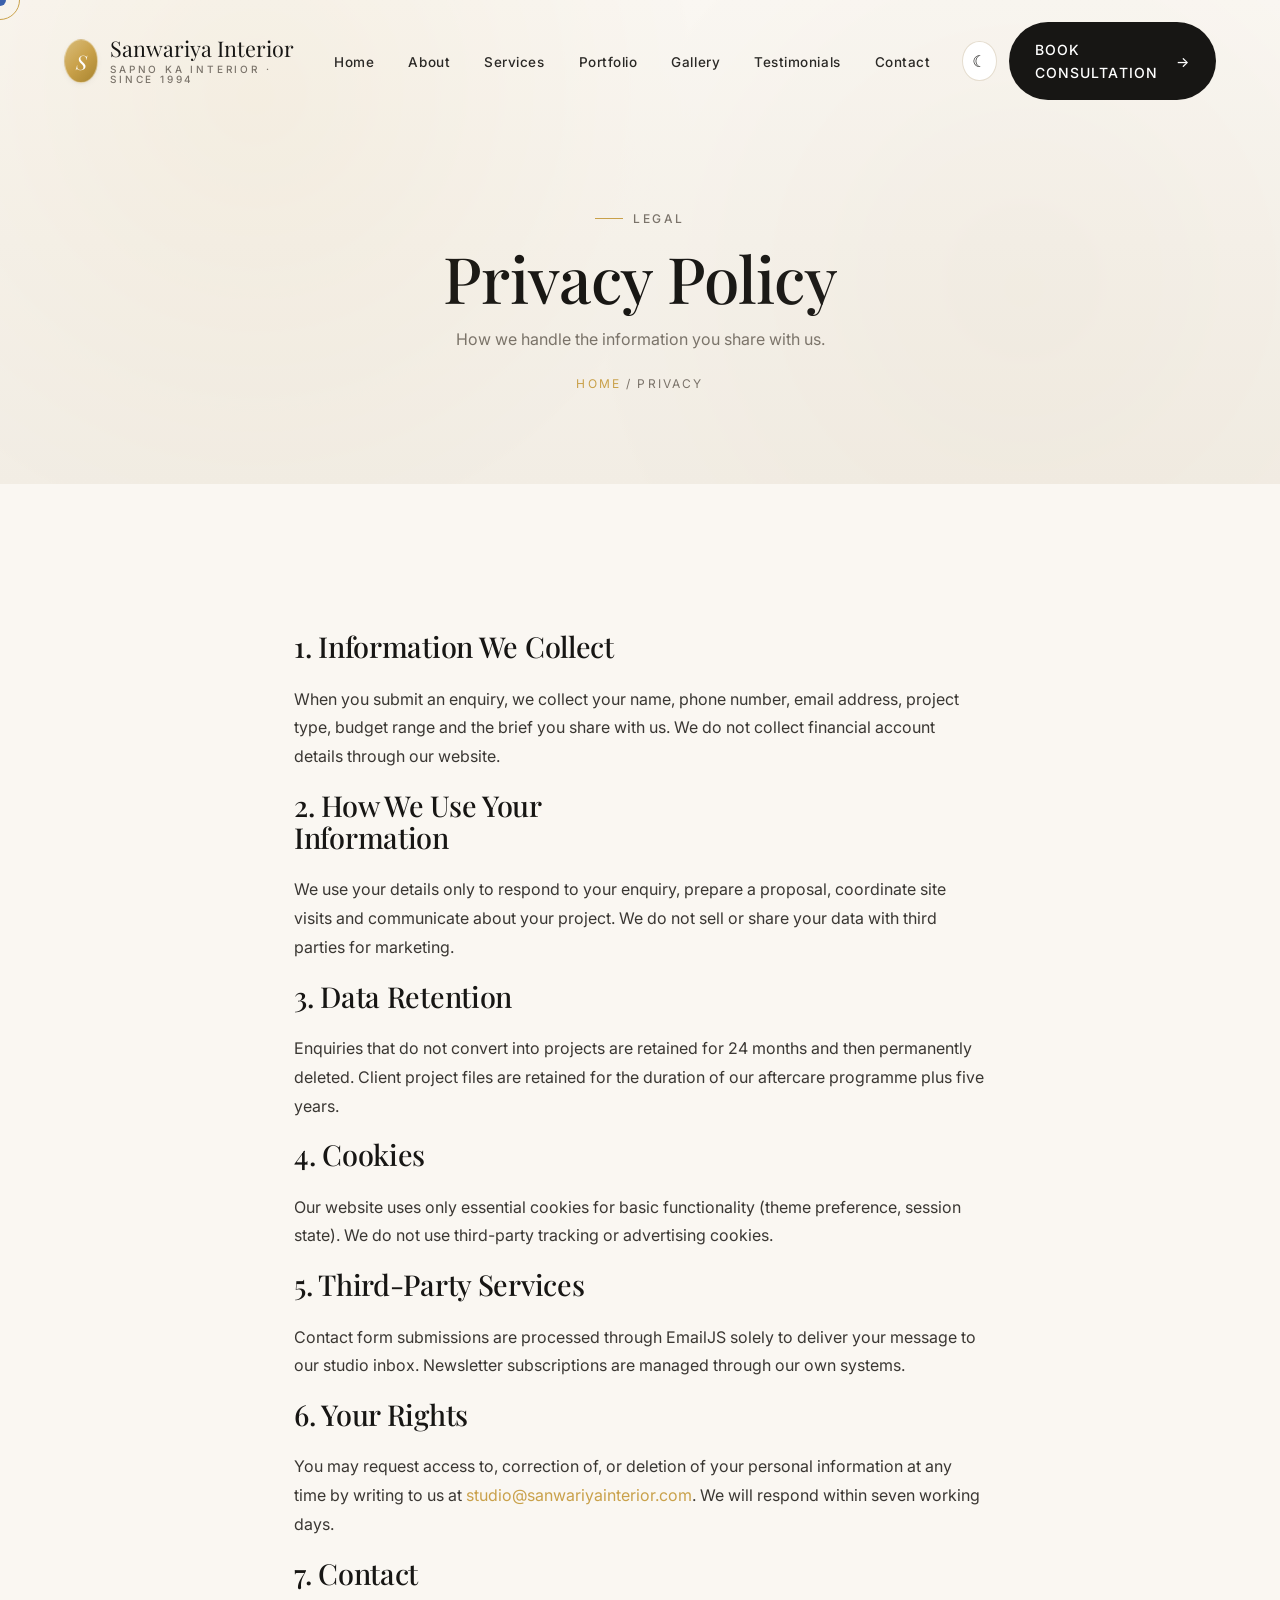
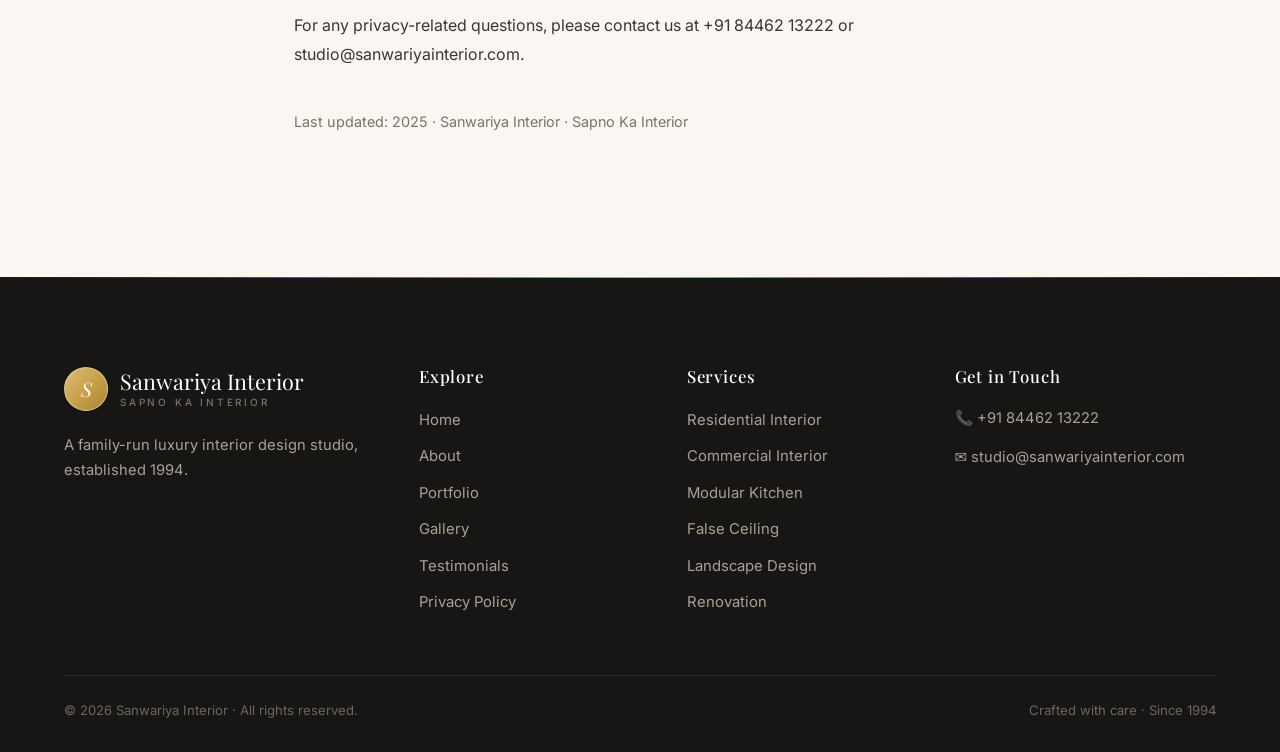
<file: privacy.html>
<!DOCTYPE html>
<html lang="en">
<head>
<meta charset="UTF-8" />
<meta name="viewport" content="width=device-width, initial-scale=1.0" />
<title>Privacy Policy · Sanwariya Interior</title>
<meta name="description" content="How Sanwariya Interior collects, uses and protects the personal information of prospective and existing clients." />
<link rel="canonical" href="./privacy.html" />
<meta name="robots" content="index,follow" />
<link rel="icon" href="./favicon.ico" />
<link rel="preconnect" href="https://fonts.googleapis.com" />
<link rel="preconnect" href="https://fonts.gstatic.com" crossorigin />
<link href="https://fonts.googleapis.com/css2?family=Playfair+Display:ital,wght@0,400;0,500;0,600;1,400;1,500&family=Inter:wght@300;400;500;600&family=Poppins:wght@400;500;600&display=swap" rel="stylesheet" />
<link rel="stylesheet" href="./assets/css/style.css" />
<link rel="stylesheet" href="./assets/css/animations.css" />
<link rel="stylesheet" href="./assets/css/responsive.css" />
</head>
<body>
<div class="scroll-progress"></div>

<header class="site-header">
  <div class="container nav">
    <a href="./index.html" class="brand"><span class="brand__mark">S</span><span class="brand__name">Sanwariya Interior<small>Sapno Ka Interior · Since 1994</small></span></a>
    <nav><ul class="nav__links">
      <li><a href="./index.html">Home</a></li><li><a href="./about.html">About</a></li>
      <li><a href="./services.html">Services</a></li><li><a href="./portfolio.html">Portfolio</a></li>
      <li><a href="./gallery.html">Gallery</a></li><li><a href="./testimonials.html">Testimonials</a></li>
      <li><a href="./contact.html">Contact</a></li>
    </ul></nav>
    <div class="nav__cta"><button class="theme-toggle">☾</button><a href="/contact.html" class="btn btn--primary">Book Consultation <span class="arr">→</span></a><button class="nav__toggle"><span></span><span></span><span></span></button></div>
  </div>
</header>

<main>

<section class="page-head">
  <div class="container">
    <span class="eyebrow">Legal</span>
    <h1>Privacy Policy</h1>
    <p>How we handle the information you share with us.</p>
    <div class="crumbs"><a href="./index.html">Home</a> / Privacy</div>
  </div>
</section>

<section class="section">
  <div class="container" style="max-width:780px;">
    <div class="reveal" style="color:var(--c-text);line-height:1.8;">
      <h2 class="headline" style="font-size:1.8rem;">1. Information We Collect</h2>
      <p>When you submit an enquiry, we collect your name, phone number, email address, project type, budget range and the brief you share with us. We do not collect financial account details through our website.</p>

      <h2 class="headline" style="font-size:1.8rem;">2. How We Use Your Information</h2>
      <p>We use your details only to respond to your enquiry, prepare a proposal, coordinate site visits and communicate about your project. We do not sell or share your data with third parties for marketing.</p>

      <h2 class="headline" style="font-size:1.8rem;">3. Data Retention</h2>
      <p>Enquiries that do not convert into projects are retained for 24 months and then permanently deleted. Client project files are retained for the duration of our aftercare programme plus five years.</p>

      <h2 class="headline" style="font-size:1.8rem;">4. Cookies</h2>
      <p>Our website uses only essential cookies for basic functionality (theme preference, session state). We do not use third-party tracking or advertising cookies.</p>

      <h2 class="headline" style="font-size:1.8rem;">5. Third-Party Services</h2>
      <p>Contact form submissions are processed through EmailJS solely to deliver your message to our studio inbox. Newsletter subscriptions are managed through our own systems.</p>

      <h2 class="headline" style="font-size:1.8rem;">6. Your Rights</h2>
      <p>You may request access to, correction of, or deletion of your personal information at any time by writing to us at <a href="mailto:studio@sanwariyainterior.com" style="color:var(--c-gold)">studio@sanwariyainterior.com</a>. We will respond within seven working days.</p>

      <h2 class="headline" style="font-size:1.8rem;">7. Contact</h2>
      <p>For any privacy-related questions, please contact us at +91 84462 13222 or studio@sanwariyainterior.com.</p>

      <p style="margin-top:40px;color:var(--c-muted);font-size:.9rem;">Last updated: 2025 · Sanwariya Interior · Sapno Ka Interior</p>
    </div>
  </div>
</section>

</main>

<footer class="footer">
  <div class="container">
    <div class="footer__grid">
      <div><div class="brand"><span class="brand__mark">S</span><span class="brand__name">Sanwariya Interior<small>Sapno Ka Interior</small></span></div><p style="margin-top:22px;max-width:38ch;">A family-run luxury interior design studio, established 1994.</p></div>
      <div><h4>Explore</h4><ul><li><a href="./index.html">Home</a></li><li><a href="./about.html">About</a></li><li><a href="./portfolio.html">Portfolio</a></li><li><a href="./gallery.html">Gallery</a></li><li><a href="./testimonials.html">Testimonials</a></li><li><a href="./privacy.html">Privacy Policy</a></li></ul></div>
      <div><h4>Services</h4><ul><li><a href="./services.html">Residential Interior</a></li><li><a href="./services.html">Commercial Interior</a></li><li><a href="./services.html">Modular Kitchen</a></li><li><a href="./services.html">False Ceiling</a></li><li><a href="./services.html">Landscape Design</a></li><li><a href="./services.html">Renovation</a></li></ul></div>
      <div><h4>Get in Touch</h4><p>📞 <a href="tel:+918446213222">+91 84462 13222</a></p><p>✉ studio@sanwariyainterior.com</p></div>
    </div>
    <div class="footer__bottom"><span>© <span data-year></span> Sanwariya Interior · All rights reserved.</span><span>Crafted with care · Since 1994</span></div>
  </div>
</footer>

<script src="./assets/js/main.js" defer></script>
</body>
</html>
</file>
<file: assets/css/style.css>
/* =========================================================
   Sanwariya Interior — Core Stylesheet
   Luxury interior design brand · Since 1994
   ========================================================= */

/* ---------- 1. Design Tokens ---------- */
:root {
  --c-bg: #faf7f2;
  --c-bg-alt: #f2ede4;
  --c-card: #ffffff;
  --c-beige: #e9dfce;
  --c-beige-deep: #c9b590;
  --c-ink: #171614;
  --c-ink-soft: #2b2926;
  --c-text: #3a3733;
  --c-muted: #7a736a;
  --c-line: #e5ddcf;
  --c-gold: #c9a14a;
  --c-gold-soft: #d9bd7a;

  --grad-gold: linear-gradient(135deg, #d9bd7a 0%, #c9a14a 50%, #a8842f 100%);
  --grad-hero: linear-gradient(180deg, rgba(23,22,20,0.15) 0%, rgba(23,22,20,0.55) 60%, rgba(23,22,20,0.85) 100%);
  --grad-panel: linear-gradient(180deg, #ffffff 0%, #faf7f2 100%);

  --shadow-sm: 0 1px 2px rgba(23,22,20,.05), 0 2px 6px rgba(23,22,20,.04);
  --shadow-md: 0 10px 30px -12px rgba(23,22,20,.18);
  --shadow-lg: 0 30px 80px -30px rgba(23,22,20,.35);

  --radius-sm: 4px;
  --radius-md: 10px;
  --radius-lg: 22px;

  --font-display: "Playfair Display", "Cormorant Garamond", Georgia, serif;
  --font-sans: "Inter", "Poppins", system-ui, -apple-system, Segoe UI, Roboto, sans-serif;
  --font-mono: ui-monospace, "SFMono-Regular", Menlo, monospace;

  --container: 1240px;
  --gutter: clamp(20px, 4vw, 44px);
  --section-y: clamp(72px, 10vw, 140px);

  --ease: cubic-bezier(.2,.7,.2,1);
  --ease-out: cubic-bezier(.16,1,.3,1);
}

/* Dark mode */
[data-theme="dark"] {
  --c-bg: #14120f;
  --c-bg-alt: #1c1917;
  --c-card: #1e1b17;
  --c-beige: #2a2622;
  --c-beige-deep: #55483a;
  --c-ink: #f5f1e9;
  --c-ink-soft: #ece5d6;
  --c-text: #d7cebe;
  --c-muted: #8f8677;
  --c-line: #2a2622;
  --grad-panel: linear-gradient(180deg, #1e1b17 0%, #14120f 100%);
}

/* ---------- 2. Reset ---------- */
*, *::before, *::after { box-sizing: border-box; }
html { -webkit-text-size-adjust: 100%; scroll-behavior: smooth; }
body {
  margin: 0;
  font-family: var(--font-sans);
  color: var(--c-text);
  background: var(--c-bg);
  font-size: 16px;
  line-height: 1.65;
  -webkit-font-smoothing: antialiased;
  text-rendering: optimizeLegibility;
  overflow-x: hidden;
}
img, video { max-width: 100%; height: auto; display: block; }
a { color: inherit; text-decoration: none; }
button { font: inherit; cursor: pointer; border: 0; background: none; color: inherit; }
input, textarea, select { font: inherit; color: inherit; }
h1,h2,h3,h4,h5 { font-family: var(--font-display); color: var(--c-ink); font-weight: 500; line-height: 1.12; letter-spacing: -0.01em; margin: 0 0 .5em; }
p { margin: 0 0 1em; }
::selection { background: var(--c-gold); color: #fff; }

/* Focus */
:focus-visible {
  outline: 2px solid var(--c-gold);
  outline-offset: 3px;
  border-radius: 3px;
}

/* ---------- 3. Utilities ---------- */
.container { max-width: var(--container); margin: 0 auto; padding: 0 var(--gutter); }
.section { padding: var(--section-y) 0; position: relative; }
.section--tight { padding: clamp(48px, 6vw, 90px) 0; }
.section--dark { background: var(--c-ink); color: #d7cebe; }
.section--dark h1,.section--dark h2,.section--dark h3 { color: #fff; }
.section--beige { background: var(--c-bg-alt); }

.eyebrow {
  display: inline-flex; align-items: center; gap: 10px;
  font-family: var(--font-sans); font-size: 12px; letter-spacing: .22em;
  text-transform: uppercase; color: var(--c-muted); font-weight: 500;
}
.eyebrow::before {
  content: ""; width: 28px; height: 1px; background: var(--c-gold);
}
.section--dark .eyebrow { color: var(--c-gold-soft); }

.headline {
  font-family: var(--font-display);
  font-size: clamp(2rem, 4.6vw, 4rem);
  color: var(--c-ink);
  margin: 18px 0 22px;
  max-width: 22ch;
}
.headline--center { margin-left: auto; margin-right: auto; text-align: center; }
.headline em { font-style: italic; color: var(--c-gold); font-family: var(--font-display); font-weight: 400; }
.lede {
  font-size: clamp(1rem, 1.15vw, 1.15rem);
  color: var(--c-muted);
  max-width: 60ch;
}
.lede--center { margin: 0 auto; text-align: center; }

/* Buttons */
.btn {
  display: inline-flex; align-items: center; gap: 12px;
  padding: 16px 26px; border-radius: 999px;
  font-family: var(--font-sans); font-weight: 500; font-size: 14px;
  letter-spacing: .08em; text-transform: uppercase;
  transition: transform .5s var(--ease), box-shadow .5s var(--ease), background .3s var(--ease), color .3s var(--ease);
  position: relative; overflow: hidden; isolation: isolate;
}
.btn .arr { transition: transform .5s var(--ease); }
.btn:hover .arr { transform: translateX(4px); }
.btn--primary { background: var(--c-ink); color: #fff; }
.btn--primary:hover { background: var(--c-gold); color: #fff; box-shadow: var(--shadow-md); }
.btn--ghost { background: transparent; color: var(--c-ink); border: 1px solid var(--c-ink); }
.btn--ghost:hover { background: var(--c-ink); color: #fff; }
.btn--gold { background: var(--grad-gold); color: #fff; }
.btn--light { background: #fff; color: var(--c-ink); }
.btn--light:hover { background: var(--c-gold); color: #fff; }

/* Ripple */
.btn::after{
  content: ""; position: absolute; inset: auto; width: 0; height: 0;
  border-radius: 50%; background: rgba(255,255,255,.25);
  transform: translate(-50%, -50%); z-index: -1; transition: width .6s var(--ease), height .6s var(--ease);
  top: var(--ry, 50%); left: var(--rx, 50%);
}
.btn.ripple::after{ width: 400px; height: 400px; }

/* ---------- 4. Scroll Progress ---------- */
.scroll-progress{
  position: fixed; top: 0; left: 0; height: 3px; width: 0;
  background: var(--grad-gold); z-index: 100; transition: width .1s linear;
}

/* ---------- 5. Preloader ---------- */
.preloader{
  position: fixed; inset: 0; background: var(--c-bg); z-index: 9999;
  display: grid; place-items: center; transition: opacity .8s var(--ease), visibility .8s var(--ease);
}
.preloader.done{ opacity: 0; visibility: hidden; }
.preloader__mark{
  font-family: var(--font-display); font-size: clamp(2rem, 5vw, 3.4rem);
  color: var(--c-ink); position: relative; overflow: hidden;
}
.preloader__mark span{ display: inline-block; animation: preRise .9s var(--ease-out) both; }
.preloader__mark span:nth-child(2){ animation-delay: .08s; color: var(--c-gold); font-style: italic; }
@keyframes preRise{ from{ transform: translateY(110%); opacity: 0;} to { transform: translateY(0); opacity: 1;} }
.preloader__bar{ margin-top: 22px; width: 220px; height: 1px; background: var(--c-line); position: relative; overflow: hidden; }
.preloader__bar::after{ content: ""; position: absolute; inset: 0; background: var(--c-gold); transform: translateX(-100%); animation: preBar 1.4s var(--ease) forwards; }
@keyframes preBar{ to { transform: translateX(0);} }

/* ---------- 6. Header / Nav ---------- */
.site-header{
  position: fixed; top: 0; left: 0; right: 0; z-index: 90;
  padding: 22px 0; transition: all .4s var(--ease);
  background: transparent;
}
.site-header.scrolled{
  background: rgba(250,247,242,.85);
  backdrop-filter: saturate(180%) blur(14px);
  -webkit-backdrop-filter: saturate(180%) blur(14px);
  padding: 14px 0;
  border-bottom: 1px solid var(--c-line);
}
[data-theme="dark"] .site-header.scrolled{ background: rgba(20,18,15,.85); }
.nav{ display: flex; align-items: center; justify-content: space-between; gap: 32px; }
.brand{ display: flex; align-items: center; gap: 12px; font-family: var(--font-display); font-size: 1.35rem; color: var(--c-ink); }
.brand__mark{
  width: 44px; height: 44px; border-radius: 50%;
  background: var(--grad-gold); color: #fff;
  display: grid; place-items: center; font-family: var(--font-display);
  font-size: 20px; font-style: italic; box-shadow: var(--shadow-sm);
  border: 1px solid rgba(255,255,255,.4);
}
.brand__name{ display: flex; flex-direction: column; line-height: 1; }
.brand__name small{ font-family: var(--font-sans); font-size: 10px; letter-spacing: .28em; text-transform: uppercase; color: var(--c-muted); margin-top: 4px; font-weight: 500; }

.nav__links{ display: flex; align-items: center; gap: 34px; list-style: none; margin: 0; padding: 0; }
.nav__links a{
  font-size: 13.5px; letter-spacing: .04em; color: var(--c-ink-soft); font-weight: 500;
  position: relative; padding: 8px 0;
}
.nav__links a::after{
  content: ""; position: absolute; left: 0; right: 0; bottom: 2px; height: 1px;
  background: var(--c-gold); transform: scaleX(0); transform-origin: right;
  transition: transform .5s var(--ease);
}
.nav__links a:hover::after,
.nav__links a.active::after { transform: scaleX(1); transform-origin: left; }

.nav__cta{ display: flex; align-items: center; gap: 12px; }
.theme-toggle{
  width: 40px; height: 40px; border-radius: 50%; border: 1px solid var(--c-line);
  display: grid; place-items: center; color: var(--c-ink); transition: all .3s var(--ease);
  background: var(--c-card);
}
.theme-toggle:hover{ border-color: var(--c-gold); color: var(--c-gold); }

.nav__toggle{
  display: none; width: 44px; height: 44px; border-radius: 50%;
  border: 1px solid var(--c-line); background: var(--c-card);
}
.nav__toggle span{ display: block; width: 18px; height: 1.5px; background: var(--c-ink); margin: 4px auto; transition: transform .35s var(--ease), opacity .35s var(--ease); }
.nav__toggle.open span:nth-child(1){ transform: translateY(5.5px) rotate(45deg); }
.nav__toggle.open span:nth-child(2){ opacity: 0; }
.nav__toggle.open span:nth-child(3){ transform: translateY(-5.5px) rotate(-45deg); }

/* ---------- 7. Hero ---------- */
.hero{
  position: relative; min-height: 100vh; min-height: 100dvh;
  display: grid; align-items: end;
  color: #fff; padding: 140px 0 60px;
  overflow: hidden; isolation: isolate;
}
.hero__bg{
  position: absolute; inset: 0; z-index: -2;
  background-size: cover; background-position: center;
  transform: scale(1.08); animation: heroZoom 12s var(--ease-out) forwards;
}
@keyframes heroZoom{ to { transform: scale(1);} }
.hero::before{
  content: ""; position: absolute; inset: 0; z-index: -1; background: var(--grad-hero);
}
.hero__inner{ display: grid; gap: 40px; }
.hero__eyebrow{ color: var(--c-gold-soft); }
.hero__title{
  font-family: var(--font-display);
  font-size: clamp(2.6rem, 7vw, 6.5rem);
  color: #fff; font-weight: 400;
  max-width: 16ch;
  line-height: 1.02;
  letter-spacing: -0.02em;
}
.hero__title em{ font-style: italic; color: var(--c-gold-soft); }
.hero__sub{ font-size: clamp(1rem, 1.2vw, 1.15rem); color: rgba(255,255,255,.82); max-width: 46ch; }
.hero__cta{ display: flex; gap: 14px; flex-wrap: wrap; margin-top: 12px; }
.hero__cta .btn--ghost { color: #fff; border-color: rgba(255,255,255,.5); }
.hero__cta .btn--ghost:hover { background: #fff; color: var(--c-ink); }

.hero__meta{
  display: grid; grid-template-columns: repeat(4, 1fr); gap: 24px;
  border-top: 1px solid rgba(255,255,255,.2); padding-top: 32px; margin-top: 40px;
}
.hero__meta .stat__num{ color: #fff; }
.hero__meta .stat__label{ color: rgba(255,255,255,.7); }

.scroll-cue{
  position: absolute; left: 50%; bottom: 22px; transform: translateX(-50%);
  color: rgba(255,255,255,.7); font-size: 11px; letter-spacing: .3em; text-transform: uppercase;
  display: flex; flex-direction: column; align-items: center; gap: 8px;
}
.scroll-cue__line{ width: 1px; height: 40px; background: rgba(255,255,255,.5); position: relative; overflow: hidden; }
.scroll-cue__line::after{ content: ""; position: absolute; inset: 0; background: var(--c-gold); transform: translateY(-100%); animation: scrollLine 2s var(--ease) infinite; }
@keyframes scrollLine{ 50%{ transform: translateY(0);} 100% { transform: translateY(100%);} }

/* ---------- 8. Stats ---------- */
.stats{ display: grid; grid-template-columns: repeat(4, 1fr); gap: 20px; }
.stat{ text-align: left; }
.stat__num{ font-family: var(--font-display); font-size: clamp(2rem, 4vw, 3.4rem); color: var(--c-ink); line-height: 1; }
.stat__num sup{ color: var(--c-gold); font-size: .55em; margin-left: 2px; }
.stat__label{ font-size: 12px; letter-spacing: .18em; text-transform: uppercase; color: var(--c-muted); margin-top: 8px; }

/* ---------- 9. Feature Grids ---------- */
.grid{ display: grid; gap: 24px; }
.grid--2{ grid-template-columns: repeat(2, 1fr); }
.grid--3{ grid-template-columns: repeat(3, 1fr); }
.grid--4{ grid-template-columns: repeat(4, 1fr); }

.card{
  background: var(--c-card); border: 1px solid var(--c-line);
  border-radius: var(--radius-md); padding: 34px 28px;
  transition: transform .5s var(--ease), box-shadow .5s var(--ease), border-color .3s var(--ease);
  position: relative; overflow: hidden;
}
.card:hover{ transform: translateY(-4px); box-shadow: var(--shadow-md); border-color: var(--c-beige-deep); }
.card__icon{
  width: 54px; height: 54px; border-radius: 12px;
  background: var(--c-bg-alt); color: var(--c-gold);
  display: grid; place-items: center; margin-bottom: 22px;
  transition: background .4s var(--ease), color .4s var(--ease);
}
.card:hover .card__icon{ background: var(--grad-gold); color: #fff; }
.card h3{ font-size: 1.35rem; margin-bottom: 10px; }
.card p{ color: var(--c-muted); font-size: .95rem; margin: 0; }

/* Service card with image */
.service-card{
  position: relative; border-radius: var(--radius-md); overflow: hidden;
  aspect-ratio: 4/5; color: #fff; isolation: isolate;
  transition: transform .6s var(--ease);
}
.service-card:hover{ transform: translateY(-6px); }
.service-card img{ position: absolute; inset: 0; width: 100%; height: 100%; object-fit: cover; z-index: -2; transition: transform 1s var(--ease); }
.service-card:hover img{ transform: scale(1.08); }
.service-card::before{ content: ""; position: absolute; inset: 0; z-index: -1; background: linear-gradient(180deg, transparent 30%, rgba(0,0,0,.75) 100%); }
.service-card__body{ position: absolute; left: 0; right: 0; bottom: 0; padding: 26px; }
.service-card__body h3{ color: #fff; font-size: 1.4rem; margin: 0 0 6px; }
.service-card__body p{ color: rgba(255,255,255,.75); font-size: .9rem; margin: 0; }
.service-card__body .arr{ display: inline-block; margin-top: 12px; color: var(--c-gold-soft); font-size: 13px; letter-spacing: .2em; text-transform: uppercase; }

/* ---------- 10. Split section ---------- */
.split{ display: grid; grid-template-columns: 1.05fr 1fr; gap: clamp(30px, 6vw, 90px); align-items: center; }
.split--reverse{ grid-template-columns: 1fr 1.05fr; }
.split--reverse .split__media{ order: 2; }
.split__media{ position: relative; }
.split__media img{ width: 100%; border-radius: var(--radius-md); box-shadow: var(--shadow-lg); }
.split__media::after{
  content: ""; position: absolute; inset: -14px; border: 1px solid var(--c-gold); border-radius: var(--radius-md);
  transform: translate(18px, 18px); z-index: -1; opacity: .6;
}

/* ---------- 11. Portfolio ---------- */
.filters{ display: flex; flex-wrap: wrap; gap: 8px; justify-content: center; margin: 20px 0 40px; }
.filter{
  padding: 10px 18px; border-radius: 999px; border: 1px solid var(--c-line);
  font-size: 12.5px; letter-spacing: .12em; text-transform: uppercase; color: var(--c-muted);
  transition: all .3s var(--ease); background: var(--c-card);
}
.filter:hover{ color: var(--c-ink); border-color: var(--c-ink); }
.filter.active{ background: var(--c-ink); color: #fff; border-color: var(--c-ink); }

.masonry{ column-count: 3; column-gap: 22px; }
.masonry__item{
  display: block; break-inside: avoid; margin-bottom: 22px;
  border-radius: var(--radius-md); overflow: hidden;
  position: relative; cursor: pointer;
  background: var(--c-card);
}
.masonry__item img{ width: 100%; transition: transform 1s var(--ease), filter .5s var(--ease); }
.masonry__item:hover img{ transform: scale(1.06); filter: brightness(.75); }
.masonry__item::after{
  content: attr(data-title) " · " attr(data-cat);
  position: absolute; left: 20px; right: 20px; bottom: 18px; color: #fff;
  font-family: var(--font-display); font-size: 1.1rem;
  opacity: 0; transform: translateY(10px); transition: all .5s var(--ease);
  pointer-events: none; text-transform: capitalize;
}
.masonry__item:hover::after{ opacity: 1; transform: translateY(0); }

/* Lightbox */
.lightbox{ position: fixed; inset: 0; background: rgba(10,9,8,.94); z-index: 1000; display: none; align-items: center; justify-content: center; padding: 40px; }
.lightbox.open{ display: flex; animation: fadeIn .3s var(--ease); }
.lightbox img{ max-height: 88vh; max-width: 92vw; border-radius: 6px; box-shadow: var(--shadow-lg); }
.lightbox__close{ position: absolute; top: 24px; right: 30px; color: #fff; font-size: 30px; }
.lightbox__nav{ position: absolute; top: 50%; transform: translateY(-50%); color: #fff; font-size: 40px; padding: 20px; }
.lightbox__nav.prev{ left: 20px; }
.lightbox__nav.next{ right: 20px; }
@keyframes fadeIn{ from{opacity:0} to{opacity:1} }

/* ---------- 12. Testimonials ---------- */
.testimonial{
  background: var(--c-card); border: 1px solid var(--c-line);
  border-radius: var(--radius-md); padding: 40px 34px;
  position: relative; overflow: hidden;
}
.testimonial::before{
  content: "“"; font-family: var(--font-display); font-size: 8rem; line-height: .8; color: var(--c-beige);
  position: absolute; top: -10px; right: 20px;
}
.testimonial__stars{ color: var(--c-gold); letter-spacing: 2px; margin-bottom: 14px; }
.testimonial__quote{ font-family: var(--font-display); font-size: 1.25rem; color: var(--c-ink); line-height: 1.5; }
.testimonial__author{ display: flex; align-items: center; gap: 14px; margin-top: 22px; padding-top: 22px; border-top: 1px solid var(--c-line); }
.testimonial__avatar{ width: 52px; height: 52px; border-radius: 50%; object-fit: cover; }
.testimonial__meta strong{ display: block; font-family: var(--font-display); color: var(--c-ink); font-size: 1.05rem; font-weight: 500; }
.testimonial__meta span{ font-size: 12px; color: var(--c-muted); letter-spacing: .1em; text-transform: uppercase; }

.slider{ position: relative; overflow: hidden; }
.slider__track{ display: flex; transition: transform .8s var(--ease); }
.slider__slide{ min-width: 100%; padding: 4px; }
.slider__nav{ display: flex; justify-content: center; gap: 8px; margin-top: 28px; }
.slider__dot{ width: 10px; height: 10px; border-radius: 50%; background: var(--c-line); transition: all .3s var(--ease); }
.slider__dot.active{ background: var(--c-gold); width: 30px; border-radius: 5px; }

/* ---------- 13. Process Timeline ---------- */
.timeline{ position: relative; max-width: 780px; margin: 0 auto; padding: 20px 0; }
.timeline::before{
  content: ""; position: absolute; left: 32px; top: 0; bottom: 0; width: 1px;
  background: linear-gradient(to bottom, transparent, var(--c-gold), transparent);
}
.timeline__item{ display: grid; grid-template-columns: 80px 1fr; gap: 24px; margin-bottom: 44px; position: relative; }
.timeline__dot{
  width: 64px; height: 64px; border-radius: 50%; background: var(--c-card);
  border: 1px solid var(--c-line); display: grid; place-items: center;
  font-family: var(--font-display); color: var(--c-gold); font-size: 1.4rem;
  position: relative; z-index: 1; box-shadow: var(--shadow-sm);
}
.timeline__item h4{ font-family: var(--font-display); font-size: 1.3rem; margin-bottom: 6px; }
.timeline__item p{ color: var(--c-muted); margin: 0; }

/* ---------- 14. FAQ ---------- */
.faq{ max-width: 820px; margin: 0 auto; }
.faq__item{ border-bottom: 1px solid var(--c-line); }
.faq__q{
  width: 100%; text-align: left; padding: 26px 40px 26px 0;
  font-family: var(--font-display); font-size: 1.2rem; color: var(--c-ink);
  position: relative; display: block;
}
.faq__q::after{
  content: "+"; position: absolute; right: 6px; top: 50%; transform: translateY(-50%);
  color: var(--c-gold); font-size: 26px; transition: transform .4s var(--ease);
}
.faq__item.open .faq__q::after{ content: "−"; }
.faq__a{ max-height: 0; overflow: hidden; transition: max-height .5s var(--ease); color: var(--c-muted); }
.faq__a p{ padding: 0 0 24px; margin: 0; }

/* ---------- 15. Form ---------- */
.form{ display: grid; gap: 18px; }
.form__row{ display: grid; grid-template-columns: 1fr 1fr; gap: 18px; }
.form__field{ position: relative; }
.form__field label{
  display: block; font-size: 11px; letter-spacing: .2em; text-transform: uppercase;
  color: var(--c-muted); margin-bottom: 8px; font-weight: 500;
}
.form__field input, .form__field select, .form__field textarea{
  width: 100%; background: transparent; border: 0; border-bottom: 1px solid var(--c-line);
  padding: 12px 0; font-size: 1rem; color: var(--c-ink); border-radius: 0;
  transition: border-color .3s var(--ease);
}
.form__field input:focus, .form__field select:focus, .form__field textarea:focus{
  outline: none; border-bottom-color: var(--c-gold);
}
.form__field textarea{ resize: vertical; min-height: 120px; }
.form__check{ display: flex; gap: 10px; align-items: flex-start; font-size: .9rem; color: var(--c-muted); }
.form__check input{ margin-top: 4px; accent-color: var(--c-gold); }
.form__msg{ min-height: 24px; font-size: .9rem; }
.form__msg.success{ color: #2f7a4a; }
.form__msg.error{ color: #b3341c; }

/* Toast */
.toast{
  position: fixed; bottom: 30px; left: 50%; transform: translate(-50%, 20px);
  background: var(--c-ink); color: #fff; padding: 16px 24px; border-radius: 999px;
  box-shadow: var(--shadow-lg); z-index: 200; opacity: 0; transition: all .4s var(--ease);
  font-size: .95rem;
}
.toast.show{ opacity: 1; transform: translate(-50%, 0); }
.toast.success{ background: linear-gradient(135deg, #2b6a44, #3d8f5c); }
.toast.error{ background: linear-gradient(135deg, #7a2416, #a83824); }

/* ---------- 16. Contact Info Cards ---------- */
.contact-grid{ display: grid; grid-template-columns: 1fr 1fr; gap: 40px; }
.contact-info{ display: grid; gap: 22px; margin-top: 30px; }
.contact-info__item{
  display: grid; grid-template-columns: 50px 1fr; gap: 16px; align-items: start;
  padding: 20px 0; border-bottom: 1px solid var(--c-line);
}
.contact-info__ic{
  width: 44px; height: 44px; border-radius: 50%; background: var(--c-bg-alt);
  color: var(--c-gold); display: grid; place-items: center;
}
.contact-info__item strong{ font-family: var(--font-display); font-size: 1.05rem; color: var(--c-ink); display: block; margin-bottom: 3px; font-weight: 500; }
.contact-info__item span, .contact-info__item a{ color: var(--c-muted); font-size: .95rem; }

.map-embed{
  width: 100%; height: 320px; border-radius: var(--radius-md); overflow: hidden;
  background: var(--c-bg-alt); display: grid; place-items: center; color: var(--c-muted);
  border: 1px solid var(--c-line); margin-top: 30px;
  background-image: linear-gradient(135deg, #e9dfce, #faf7f2);
}

/* ---------- 17. Floating Actions ---------- */
.floaters{ position: fixed; right: 22px; bottom: 22px; z-index: 80; display: grid; gap: 12px; }
.float-btn{
  width: 54px; height: 54px; border-radius: 50%; display: grid; place-items: center;
  background: var(--c-ink); color: #fff; box-shadow: var(--shadow-md);
  transition: transform .3s var(--ease), background .3s var(--ease);
}
.float-btn:hover{ transform: translateY(-3px) scale(1.05); }
.float-btn.wa{ background: #25d366; }
.float-btn.top{ opacity: 0; pointer-events: none; }
.float-btn.top.show{ opacity: 1; pointer-events: auto; }

/* ---------- 18. Cursor ---------- */
.cursor{
  position: fixed; top: 0; left: 0; width: 12px; height: 12px; border-radius: 50%;
  background: var(--c-gold); pointer-events: none; z-index: 9999; mix-blend-mode: exclusion;
  transform: translate(-50%, -50%); transition: width .3s var(--ease), height .3s var(--ease);
}
.cursor.ring{ width: 40px; height: 40px; background: transparent; border: 1px solid var(--c-gold); mix-blend-mode: normal; transition: transform .18s linear, width .3s var(--ease), height .3s var(--ease); }
.cursor.grow{ width: 60px; height: 60px; }
@media (hover: none), (pointer: coarse){ .cursor { display: none; } }

/* ---------- 19. Footer ---------- */
.footer{
  background: var(--c-ink); color: #a8a196; padding: 90px 0 30px;
  position: relative; overflow: hidden;
}
.footer::before{
  content: ""; position: absolute; top: 0; left: 0; right: 0; height: 1px;
  background: linear-gradient(90deg, transparent, var(--c-gold), transparent);
}
.footer h4{ color: #fff; font-family: var(--font-display); font-size: 1.05rem; margin-bottom: 20px; font-weight: 500; letter-spacing: .05em; }
.footer__grid{ display: grid; grid-template-columns: 1.4fr 1fr 1fr 1.2fr; gap: 50px; }
.footer .brand{ color: #fff; }
.footer .brand small{ color: #79736a; }
.footer p{ font-size: .92rem; line-height: 1.7; color: #a8a196; }
.footer ul{ list-style: none; padding: 0; margin: 0; display: grid; gap: 10px; }
.footer ul a{ color: #a8a196; font-size: .93rem; transition: color .3s var(--ease); }
.footer ul a:hover{ color: var(--c-gold); }
.footer__news{ display: flex; gap: 8px; margin-top: 12px; }
.footer__news input{ background: rgba(255,255,255,.06); border: 1px solid rgba(255,255,255,.12); padding: 12px 14px; border-radius: 999px; color: #fff; flex: 1; font-size: .9rem; }
.footer__news button{ background: var(--grad-gold); color: #fff; padding: 12px 20px; border-radius: 999px; font-size: 12px; letter-spacing: .15em; text-transform: uppercase; }
.footer__socials{ display: flex; gap: 10px; margin-top: 18px; }
.footer__socials a{ width: 40px; height: 40px; border-radius: 50%; border: 1px solid rgba(255,255,255,.15); display: grid; place-items: center; transition: all .3s var(--ease); }
.footer__socials a:hover{ background: var(--c-gold); border-color: var(--c-gold); color: #fff; }
.footer__bottom{ margin-top: 60px; padding-top: 24px; border-top: 1px solid rgba(255,255,255,.08); display: flex; justify-content: space-between; align-items: center; font-size: .82rem; color: #6d675f; flex-wrap: wrap; gap: 12px; }

/* ---------- 20. Page Header (inner pages) ---------- */
.page-head{
  padding: 200px 0 90px; text-align: center;
  background: linear-gradient(180deg, var(--c-bg) 0%, var(--c-bg-alt) 100%);
  position: relative; overflow: hidden;
}
.page-head::after{
  content: ""; position: absolute; inset: 0; opacity: .08; pointer-events: none;
  background-image: radial-gradient(circle at 20% 20%, var(--c-gold) 0, transparent 40%),
                    radial-gradient(circle at 80% 60%, var(--c-beige-deep) 0, transparent 40%);
}
.page-head h1{ font-size: clamp(2.4rem, 5vw, 4rem); margin: 14px auto 12px; max-width: 20ch; }
.page-head p{ max-width: 60ch; margin: 0 auto; color: var(--c-muted); }
.crumbs{ font-size: 12px; letter-spacing: .18em; text-transform: uppercase; color: var(--c-muted); margin-top: 22px; }
.crumbs a{ color: var(--c-gold); }

/* ---------- 21. Before/After ---------- */
.ba{
  position: relative; max-width: 900px; margin: 0 auto; border-radius: var(--radius-md);
  overflow: hidden; user-select: none; aspect-ratio: 16/10; box-shadow: var(--shadow-lg);
}
.ba img{ position: absolute; inset: 0; width: 100%; height: 100%; object-fit: cover; }
.ba .after{ clip-path: inset(0 0 0 50%); }
.ba__handle{ position: absolute; top: 0; bottom: 0; left: 50%; width: 2px; background: #fff; transform: translateX(-50%); cursor: ew-resize; }
.ba__handle::after{
  content: "↔"; position: absolute; top: 50%; left: 50%; transform: translate(-50%,-50%);
  background: #fff; color: var(--c-ink); width: 44px; height: 44px; border-radius: 50%;
  display: grid; place-items: center; font-weight: 700; box-shadow: var(--shadow-md);
}
.ba__label{ position: absolute; top: 16px; padding: 6px 14px; background: rgba(0,0,0,.6); color: #fff; border-radius: 999px; font-size: 11px; letter-spacing: .2em; text-transform: uppercase; }
.ba__label.b{ left: 16px; }
.ba__label.a{ right: 16px; background: var(--c-gold); }

/* ---------- 22. Calculator ---------- */
.calc{ background: var(--c-card); border: 1px solid var(--c-line); border-radius: var(--radius-md); padding: 34px; box-shadow: var(--shadow-sm); }
.calc__result{ margin-top: 20px; padding: 20px; background: var(--c-bg-alt); border-radius: 8px; text-align: center; }
.calc__result strong{ font-family: var(--font-display); font-size: 2rem; color: var(--c-gold); display: block; }

/* ---------- 23. Reveal Animation ---------- */
.reveal{ opacity: 0; transform: translateY(30px); transition: opacity .9s var(--ease-out), transform .9s var(--ease-out); }
.reveal.in{ opacity: 1; transform: translateY(0); }
.reveal--delay-1{ transition-delay: .1s; }
.reveal--delay-2{ transition-delay: .2s; }
.reveal--delay-3{ transition-delay: .3s; }

/* ---------- 24. Ambient shapes ---------- */
.ambient{ position: absolute; inset: 0; pointer-events: none; overflow: hidden; z-index: 0; }
.ambient span{
  position: absolute; border-radius: 50%; filter: blur(60px); opacity: .35;
  background: radial-gradient(circle, var(--c-gold-soft), transparent 70%);
}
.ambient span:nth-child(1){ width: 400px; height: 400px; top: -100px; left: -100px; }
.ambient span:nth-child(2){ width: 340px; height: 340px; bottom: -80px; right: -60px; background: radial-gradient(circle, var(--c-beige-deep), transparent 70%); }

/* ensure content sits above ambient */
.section > .container { position: relative; z-index: 1; }

/* Instagram strip */
.ig-strip{ display: grid; grid-template-columns: repeat(6, 1fr); gap: 2px; }
.ig-strip a{ display: block; aspect-ratio: 1; overflow: hidden; position: relative; }
.ig-strip img{ width: 100%; height: 100%; object-fit: cover; transition: transform .8s var(--ease); }
.ig-strip a:hover img{ transform: scale(1.1); }

/* Awards */
.awards{ display: flex; flex-wrap: wrap; justify-content: center; gap: 40px; opacity: .7; }
.awards div{ font-family: var(--font-display); font-style: italic; font-size: 1.1rem; color: var(--c-muted); text-align: center; }
.awards div small{ display: block; font-family: var(--font-sans); font-style: normal; font-size: 10px; letter-spacing: .3em; text-transform: uppercase; margin-top: 4px; }
</file>
<file: assets/css/animations.css>
/* Motion utilities (kept separate for organization) */
@media (prefers-reduced-motion: reduce){
  *, *::before, *::after{
    animation-duration: .001ms !important;
    transition-duration: .001ms !important;
    scroll-behavior: auto !important;
  }
}

@keyframes float { 0%,100%{ transform: translateY(0);} 50%{ transform: translateY(-10px);} }
.floating { animation: float 5s var(--ease) infinite; }

@keyframes shimmer { 0%{ background-position: -400px 0; } 100%{ background-position: 400px 0; } }
.skeleton{ background: linear-gradient(90deg, var(--c-line) 0%, var(--c-bg-alt) 40%, var(--c-line) 80%); background-size: 800px 100%; animation: shimmer 1.6s linear infinite; border-radius: 6px; }

@keyframes borderRun {
  0%{ background-position: 0% 50%; }
  100%{ background-position: 200% 50%; }
}
.gradient-border{
  position: relative; padding: 2px; border-radius: 999px;
  background: linear-gradient(90deg, var(--c-gold), var(--c-beige-deep), var(--c-gold));
  background-size: 200% 200%; animation: borderRun 4s linear infinite;
}
</file>
<file: assets/css/responsive.css>
/* Responsive breakpoints */
@media (max-width: 1024px){
  .grid--4{ grid-template-columns: repeat(2, 1fr); }
  .grid--3{ grid-template-columns: repeat(2, 1fr); }
  .footer__grid{ grid-template-columns: 1fr 1fr; }
  .hero__meta{ grid-template-columns: repeat(2, 1fr); }
  .masonry{ column-count: 2; }
}

@media (max-width: 768px){
  .nav__links{
    position: fixed; inset: 0; background: var(--c-bg);
    flex-direction: column; justify-content: center; gap: 24px;
    transform: translateX(100%); transition: transform .5s var(--ease);
    padding: 40px;
  }
  .nav__links.open{ transform: translateX(0); }
  .nav__links a{ font-family: var(--font-display); font-size: 1.6rem; }
  .nav__toggle{ display: block; }
  .nav__cta .btn{ display: none; }

  .grid--2, .grid--3, .grid--4{ grid-template-columns: 1fr; }
  .split, .split--reverse{ grid-template-columns: 1fr; }
  .split--reverse .split__media{ order: -1; }
  .contact-grid{ grid-template-columns: 1fr; }
  .form__row{ grid-template-columns: 1fr; }
  .footer__grid{ grid-template-columns: 1fr; gap: 40px; }
  .hero__meta{ grid-template-columns: 1fr 1fr; gap: 16px; padding-top: 20px; margin-top: 26px; }
  .stats{ grid-template-columns: 1fr 1fr; }
  .masonry{ column-count: 1; }
  .ig-strip{ grid-template-columns: repeat(3, 1fr); }
  .timeline__item{ grid-template-columns: 54px 1fr; gap: 16px; }
  .timeline__dot{ width: 48px; height: 48px; font-size: 1.1rem; }
  .timeline::before{ left: 24px; }
  .hero{ padding: 120px 0 40px; }
  .page-head{ padding: 150px 0 60px; }
}

@media (max-width: 480px){
  .btn{ padding: 14px 20px; font-size: 12.5px; }
  .footer__bottom{ flex-direction: column; text-align: center; }
}

@media (min-width: 1600px){
  :root{ --container: 1440px; }
}
</file>
